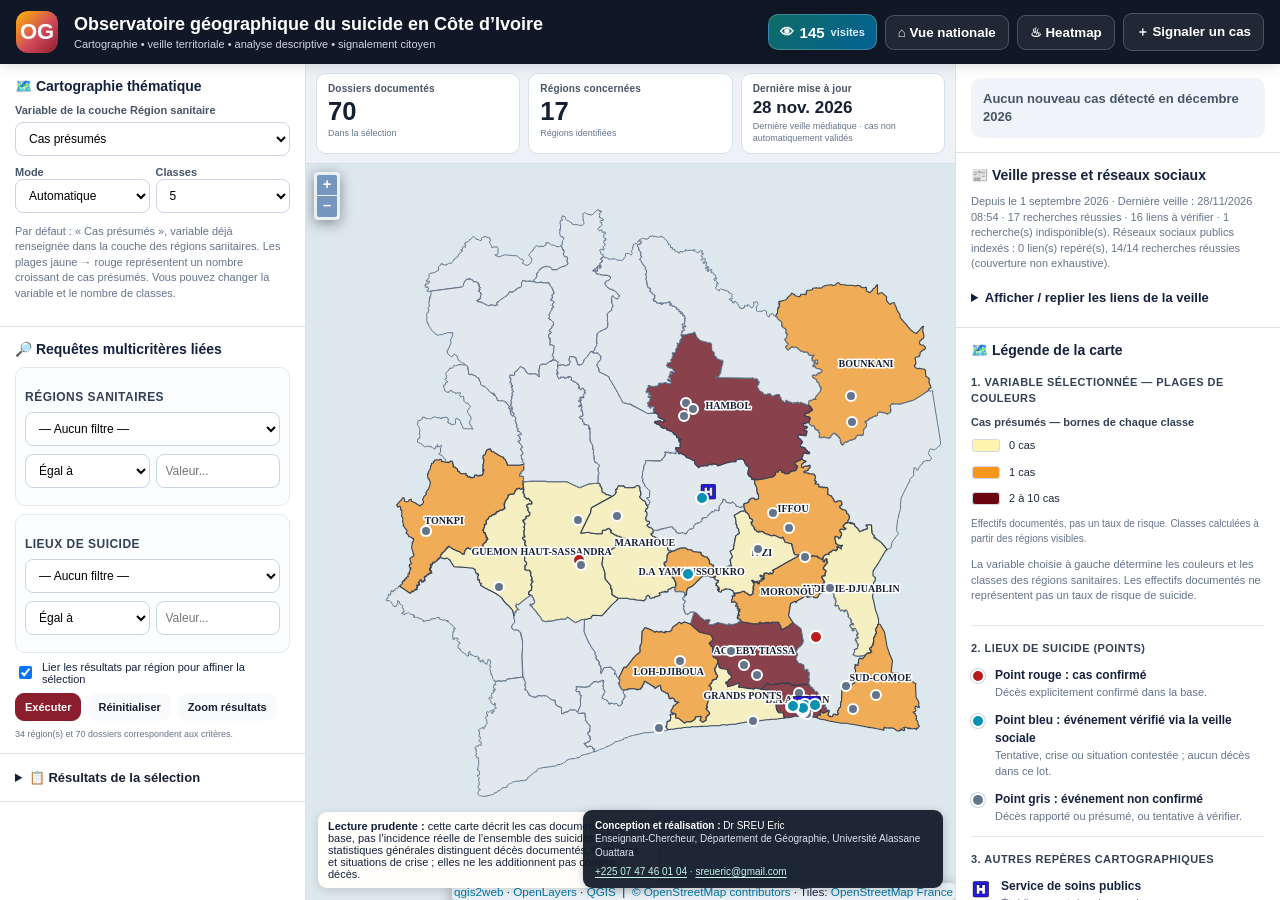
<file: index.html>
<!doctype html>
<html lang="fr">
<head>
<meta charset="utf-8"><meta http-equiv="X-UA-Compatible" content="IE=edge"><meta name="viewport" content="width=device-width,initial-scale=1,viewport-fit=cover">
<meta name="description" content="Observatoire géographique du suicide en Côte d'Ivoire : cartographie, analyses spatiales, tableau de bord et signalements.">
<!-- Renseigner le jeton public Cloudflare Web Analytics pour activer le suivi quotidien et par pays. -->
<meta name="cloudflare-web-analytics-token" content="6d1a1b5bb0834b4b9d8b28c06a99ba7d">
<title>Observatoire géographique du suicide en Côte d'Ivoire</title>
<link rel="stylesheet" href="./resources/ol.css"><link rel="stylesheet" href="resources/fontawesome-all.min.css"><link rel="stylesheet" href="./resources/ol-layerswitcher.css"><link rel="stylesheet" href="./resources/qgis2web.css"><link rel="stylesheet" href="./observatoire.css?v=20261126-mobile-1">

<script src="./analytics.js" defer></script>
<style>
@media(max-width:850px){
html,body{overflow-x:hidden!important;overflow-y:auto!important;height:auto!important}
#app,.workspace,.side,.side.right,.map-wrap{height:auto!important;max-height:none!important;min-width:0}
.side,.side.right{overflow:visible!important;flex:none}
.map-wrap{flex:none}
.map-wrap #map{height:60vh!important;height:60svh!important;min-height:280px!important}
.map-confirmed-legend{position:static!important;order:2;width:auto;max-width:none;margin:8px 12px;pointer-events:auto}
.map-badge{order:3}.author-badge{order:4}
.mobile-nav{display:flex;flex-wrap:wrap;gap:6px;padding:8px 12px;background:#fff;border-bottom:1px solid #dbe3ea}
.mobile-nav a{padding:9px;color:#14213d;background:#eef2f7;border-radius:8px;font-size:12px;font-weight:700;text-decoration:none}
.panel{min-width:0;overflow-wrap:anywhere}
.top-actions .visit-counter{display:flex!important;grid-column:1/-1;justify-content:center;visibility:visible!important;min-height:44px}
.top-actions .visit-counter span:last-child{display:inline!important}
#visitCount{display:inline!important;color:#fff;font-size:18px}
.top-actions{min-width:0}

}
@media(min-width:851px){.mobile-nav{display:none}}
</style>
</head>
<body>
<div id="app">
<header class="topbar"><div class="brand-mark">OG</div><div class="brand"><h1>Observatoire géographique du suicide en Côte d’Ivoire</h1><p>Cartographie • veille territoriale • analyse descriptive • signalement citoyen</p></div><div class="top-actions"><div class="visit-counter" title="Nombre de visites enregistrées sur l’Observatoire"><span class="visit-eye">👁</span><span id="visitCount" aria-live="polite">…</span><span>visites</span></div><button id="btnHome">⌂ Vue nationale</button><button id="btnHeat">♨ Heatmap</button><button id="btnReport">＋ Signaler un cas</button></div></header>
<nav class="mobile-nav" aria-label="Navigation mobile"><a href="#map">Carte</a><a href="#mobileFilters">Filtres</a><a href="#newCasesAlert">Nouveaux cas</a><a href="#veilleTitle">Veille</a><a href="#mapLegendTitle">Légende</a><a href="#timelineTitle">Évolution</a><a href="#mobileStats">Statistiques</a><a href="#archivePanel">Archives</a></nav><main class="workspace">
<aside class="side left" id="mobileFilters">
<section class="panel"><h2>🗺️ Cartographie thématique</h2><div class="field-row"><label>Variable de la couche Région sanitaire</label><select id="themeField"></select></div><div class="field-row inline"><div><label>Mode</label><select id="themeMode"><option value="auto">Automatique</option><option value="numeric">Valeurs chiffrées — tons chauds</option><option value="nominal">Valeurs nominales — tons froids</option></select></div><div><label>Classes</label><select id="themeClasses"><option>5</option><option>4</option><option>6</option><option>7</option></select></div></div><p class="muted">Par défaut : « Cas présumés », variable déjà renseignée dans la couche des régions sanitaires. Les plages jaune → rouge représentent un nombre croissant de cas présumés. Vous pouvez changer la variable et le nombre de classes.</p></section>
<section class="panel"><h2>🔎 Requêtes multicritères liées</h2><div class="query-block"><h3>Régions sanitaires</h3><div class="field-row"><select id="qRegionField"></select></div><div class="field-row inline"><select id="qRegionOp"></select><input id="qRegionValue" list="qRegionValues" placeholder="Valeur..."><datalist id="qRegionValues"></datalist></div></div><div class="query-block"><h3>Lieux de suicide</h3><div class="field-row"><select id="qCaseField"></select></div><div class="field-row inline"><select id="qCaseOp"></select><input id="qCaseValue" list="qCaseValues" placeholder="Valeur..."><datalist id="qCaseValues"></datalist></div></div><label class="switchline"><input type="checkbox" id="linkQueries" checked> Lier les résultats par région pour affiner la sélection</label><div class="button-row"><button class="btn primary small" id="runQuery">Exécuter</button><button class="btn ghost small" id="resetQuery">Réinitialiser</button><button class="btn ghost small" id="zoomQuery">Zoom résultats</button></div><div class="footer-note" id="queryInfo">Aucun filtre actif.</div></section>
<details class="panel secondary-details"><summary>📋 Résultats de la sélection</summary><div class="results"><table class="result-table"><thead><tr><th>Lieu</th><th>Région</th><th>Sexe</th><th>Date</th></tr></thead><tbody id="resultBody"></tbody></table></div></details>
</aside>
<section class="map-wrap">
<div class="home-metrics" role="group" aria-label="Chiffres clés de l'observatoire">
  <div class="home-metric" title="Tous les dossiers de la sélection, y compris les archives non géolocalisées.">
    <span class="home-metric-label">Dossiers documentés</span>
    <strong id="homeCases" class="home-metric-number" aria-live="polite">—</strong>
    <small>Dans la sélection</small>
  </div>
  <div class="home-metric" title="Régions renseignées dans les dossiers de la sélection.">
    <span class="home-metric-label">Régions concernées</span>
    <strong id="homeRegions" class="home-metric-number" aria-live="polite">—</strong>
    <small>Régions identifiées</small>
  </div>
  <div class="home-metric home-metric-update">
    <span class="home-metric-label">Dernière mise à jour</span>
    <strong id="homeLastUpdate" class="home-metric-date" aria-live="polite">—</strong>
    <small id="homeLastUpdateDetail">Veille médiatique · non assimilée à une validation</small>
  </div>
</div>
<div id="map"><div id="popup" class="ol-popup"><a href="#" id="popup-closer" class="ol-popup-closer"></a><div id="popup-content"></div></div></div><div id="mapConfirmedLegend" class="map-confirmed-legend" aria-label="Légende des plages de couleurs"></div><div class="map-badge"><b>Lecture prudente :</b> cette carte décrit les cas documentés dans la base, pas l’incidence réelle de l’ensemble des suicides. Les statistiques générales distinguent décès documentés, tentatives et situations de crise ; elles ne les additionnent pas comme décès.</div><div class="author-badge"><b>Conception et réalisation :</b> Dr SREU Eric<br><span>Enseignant-Chercheur, Département de Géographie, Université Alassane Ouattara</span><br><span class="author-contact"><a href="tel:+2250747460104">+225 07 47 46 01 04</a> · <a href="mailto:sreueric@gmail.com">sreueric@gmail.com</a></span></div></section>
<aside class="side right">
<section class="panel additions-panel" aria-label="Nouveaux cas détectés et validés durant le mois">
<button id="newCasesAlert" class="new-cases-alert" type="button" aria-expanded="false" aria-controls="newCasesList">Nouveaux cas</button>
<div id="newCasesList" hidden></div>
</section>
<section class="panel" aria-labelledby="veilleTitle"><h2 id="veilleTitle">📰 Veille presse et réseaux sociaux</h2><p id="veilleEtat" class="muted" role="status">Chargement de la veille…</p><details id="veilleDetails"><summary style="cursor:pointer;font-weight:600;padding:8px 0">Afficher / replier les liens de la veille</summary><div id="veilleLiens" class="veille-list"></div><p class="muted">Veille ciblée sur les suicides et tentatives survenus en Côte d’Ivoire : presse et publications publiques indexées sur Facebook (prioritaire), Instagram et X. Les publications sociales sont des pistes documentaires ; vérifier impérativement que les faits ont eu lieu en Côte d’Ivoire et écarter les doublons avant toute validation. Les contenus privés ou non indexés ne sont pas accessibles.</p></details></section>
<section class="panel" aria-labelledby="mapLegendTitle">
<h2 id="mapLegendTitle">🗺️ Légende de la carte</h2>
<div class="map-legend-section map-legend-primary">
  <h3 class="map-legend-heading">1. Variable sélectionnée — plages de couleurs</h3>
  <div id="themeLegend" aria-live="polite"></div>
  <p class="muted">La variable choisie à gauche détermine les couleurs et les classes des régions sanitaires. Les effectifs documentés ne représentent pas un taux de risque de suicide.</p>
</div>
<div class="map-legend-section">
  <h3 class="map-legend-heading">2. Lieux de suicide (points)</h3>
  <ul class="map-legend-items">
    <li><span aria-hidden="true" class="map-legend-dot" style="background:#b91c1c"></span><span><b>Point rouge : cas confirmé</b><small>Décès explicitement confirmé dans la base.</small></span></li>
    <li><span aria-hidden="true" class="map-legend-dot" style="background:#0891b2"></span><span><b>Point bleu : événement vérifié via la veille sociale</b><small>Tentative, crise ou situation contestée ; aucun décès dans ce lot.</small></span></li>
    <li><span aria-hidden="true" class="map-legend-dot" style="background:#64748b"></span><span><b>Point gris : événement non confirmé</b><small>Décès rapporté ou présumé, ou tentative à vérifier.</small></span></li>
  </ul>
</div>
<div class="map-legend-section">
  <h3 class="map-legend-heading">3. Autres repères cartographiques</h3>
  <ul class="map-legend-items">
    <li><img src="styles/noun_Hospital_8441157.svg" alt="" width="20" height="26"><span><b>Service de soins publics</b><small>Établissement de prise en charge.</small></span></li>
    <li><span aria-hidden="true" class="map-legend-dot" style="background:#7c3aed"></span><span><b>Signalement citoyen</b><small>Information non validée, distincte des événements intégrés.</small></span></li>
    <li><span aria-hidden="true" class="map-legend-polygon"></span><span><b>Région sanitaire</b><small>Polygone coloré selon la variable sélectionnée.</small></span></li>
  </ul>
</div>
<div class="map-legend-section">
  <h3 class="map-legend-heading">4. Densité spatiale (si activée)</h3>
  <div aria-hidden="true" style="height:12px;border-radius:6px;background:linear-gradient(to right,#00f,#0ff,#0f0,#ff0,#f00)"></div>
  <p class="muted">Du bleu au rouge : concentration croissante des points affichés, sans interprétation directe en taux de risque.</p>
  <p class="muted">Les repères approximatifs sont précisés dans les fiches. Les dossiers sans coordonnées ne figurent pas sous forme de points.</p>
</div>
</section>
<section class="panel timeline-panel" aria-labelledby="timelineTitle">
<h2 id="timelineTitle">Évolution mensuelle des cas</h2>
<div class="field-row"><label for="timelineYear">Période de la courbe</label><select id="timelineYear"></select></div>
<p class="muted">Cliquez sur un mois pour filtrer la carte et le tableau de bord. Survolez un point pour voir son effectif.</p>
<div id="timelineScroll" class="timeline-scroll"><div id="timelineChart"></div></div>
<div id="timelineSelection" class="timeline-selection" role="status"></div>
<button id="clearMonth" class="btn ghost small" type="button" hidden>Retirer le filtre mensuel</button>
<p id="timelineNote" class="muted"></p>
<p class="muted">0 signifie aucun cas documenté pour ce mois dans la sélection, pas une absence réelle de suicides. Les dates des faits sont utilisées ; les dates de publication ne les remplacent pas. Pour les archives, certaines dates sont probables ou correspondent à la découverte : consulter leur précision dans les dossiers.</p>
</section>
<section class="panel" id="mobileStats"><h2>📊 Tableau de bord</h2><p id="archiveSummary" class="muted"></p><div class="stat-grid"><div class="stat"><div class="n" id="kpiCases">0</div><div class="l">Événements documentés</div></div><div class="stat"><div class="n" id="kpiRegions">0</div><div class="l">Régions concernées</div></div><div class="stat"><div class="n" id="kpiMale">0</div><div class="l">Hommes</div></div><div class="stat"><div class="n" id="kpiFemale">0</div><div class="l">Femmes</div></div></div></section>
<section class="panel" aria-labelledby="attemptTitle"><h2 id="attemptTitle">Tentatives récentes rapportées par la presse</h2><div class="stat-grid"><div class="stat"><div class="n" id="kpiAttempts">…</div><div class="l">Tentatives à vérifier depuis septembre 2026, hors décès</div></div></div><label class="switchline"><input type="checkbox" id="attemptToggle" checked> Afficher les tentatives sur la carte (même symbole rouge)</label><p id="attemptState" class="muted" role="status">Chargement des tentatives…</p><div id="attemptRows" class="veille-list"></div><p class="muted">Les repères situent la ville à titre indicatif. Ces tentatives sont incluses dans les statistiques générales avec leur statut explicite ; elles ne sont pas comptées comme décès.</p></section>
<section class="panel" aria-labelledby="socialTitle">
<h2 id="socialTitle">🔎 Événements vérifiés issus de la veille sociale</h2>
<div class="stat-grid"><div class="stat"><div class="n" id="kpiSocial">…</div><div class="l">Faits documentés hors décès par suicide</div></div></div>
<label class="switchline"><input type="checkbox" id="socialToggle" checked> Afficher sur la carte (points bleus)</label>
<p id="socialState" class="muted" role="status">Chargement du registre des faits vérifiés…</p>
<details><summary class="muted" style="cursor:pointer;font-weight:700">Afficher les fiches et les localiser</summary><div id="socialRows" class="veille-list"></div></details>
<p class="muted">Faits déclarés vérifiés par le responsable. Les tentatives, situations de crise et intentions contestées restent distinguées des décès. La précision des localisations est détaillée dans chaque fiche ; certaines coordonnées sont fournies directement par le responsable.</p>
<a href="data/evenements_sociaux_valides.geojson" download>Exporter les 7 fiches en GeoJSON</a>
</section>
<section class="panel"><div class="tabs"><button class="tab active" data-tab="region">Par région</button><button class="tab" data-tab="sex">Par sexe</button><button class="tab" data-tab="place">Par lieu</button><button class="tab" data-tab="method">Méthode</button></div><div id="chart"></div></section>
<section class="panel"><h2>🔥 Densité spatiale</h2><label class="switchline"><input type="checkbox" id="heatToggle"> Activer la heatmap des cas affichés</label><div class="field-row inline"><div><label>Rayon</label><input type="range" min="8" max="45" value="24" id="heatRadius"></div><div><label>Flou</label><input type="range" min="5" max="35" value="18" id="heatBlur"></div></div><p class="muted">La heatmap met en évidence les concentrations spatiales. Elle ne doit pas être interprétée comme un taux de risque sans dénominateur de population.</p></section>
<section class="panel"><h2>🏥 Services de soins publics</h2><label class="switchline"><input type="checkbox" id="careToggle" checked> Afficher les services disponibles</label><p class="muted">La couche existante des services de soins est conservée afin d’aider à contextualiser l’offre de prise en charge.</p></section>
<section id="archivePanel" class="panel" aria-labelledby="archiveTitle"><h2 id="archiveTitle">Archives historiques 2010–2013</h2><p class="muted">11 dossiers : 8 décès rapportés ou présumés, dont 1 confirmé par une enquête médico-légale citée ; 2 décès incertains et 1 tentative exclus des statistiques de décès. Tous sont sans coordonnées vérifiées. Les régions sanitaires ne sont pas attribuées.</p><div class="field-row"><label for="archiveYear">Année</label><select id="archiveYear"></select></div><div class="field-row"><label for="archiveStatus">Statut documentaire</label><select id="archiveStatus"></select></div><div class="field-row"><label for="archiveLocality">Ville / département</label><select id="archiveLocality"></select></div><p id="archiveCount" class="muted" role="status"></p><div id="archiveRows"></div><p class="muted">Les dates probables ou de découverte sont signalées dans chaque dossier et utilisées comme telles dans la courbe. Les filtres ci-dessus concernent uniquement les archives ; les requêtes multicritères et le filtre mensuel pilotent le tableau de bord.</p><a href="data/archives-2010-2013.geojson" download>Télécharger les archives GeoJSON</a></section><section class="panel notice"><b>Protection des personnes.</b> L’observatoire ne doit pas publier de noms, numéros de téléphone, adresses précises de domicile ou détails permettant d’identifier une personne. Les signalements doivent être vérifiés avant d’être intégrés à la base officielle.</section>
</aside>
</main></div>

<div class="modal" id="reportModal"><div class="modal-card"><div class="modal-head"><div><b>Signaler une situation de suicide</b><div class="muted">Signalement non validé — destiné à la veille et à la vérification.</div></div><button class="close" id="closeReport">×</button></div><div class="modal-body"><form id="reportForm"><div class="report-grid">
<div class="field-row"><label>Date de la situation *</label><input type="date" name="date" required></div><div class="field-row"><label>Région *</label><select name="region" id="reportRegion" required></select></div>
<div class="field-row"><label>Commune *</label><input name="commune" required placeholder="Ex. Cocody"></div><div class="field-row"><label>Quartier / localité *</label><input name="quartier" required placeholder="Ex. Angré"></div>
<div class="field-row"><label>Sexe</label><select name="sexe"><option value="">Non précisé</option><option>M</option><option>F</option><option>Autre / non précisé</option></select></div><div class="field-row"><label>Âge ou tranche d’âge</label><input name="age" placeholder="Ex. 35 ou 35-59"></div>
<div class="field-row"><label>Type de milieu</label><select name="milieu"><option value="">Non précisé</option><option>Urbain</option><option>Rural</option><option>Semi-urbain</option><option>Interurbain</option></select></div><div class="field-row"><label>Statut du signalement</label><select name="statut"><option>À vérifier</option><option>Rapporté par média</option><option>Rapporté par témoin</option><option>Source institutionnelle</option></select></div>
<div class="field-row full"><label>Informations utiles sur la situation *</label><textarea name="situation" required placeholder="Décrire brièvement les circonstances utiles à la vérification, sans identité personnelle."></textarea></div>
<div class="field-row"><label>Latitude</label><input name="lat" id="reportLat" type="number" step="any" placeholder="Cliquer sur la carte"></div><div class="field-row"><label>Longitude</label><input name="lon" id="reportLon" type="number" step="any" placeholder="Cliquer sur la carte"></div>
<div class="full"><div class="button-row"><button type="button" class="btn teal" id="pickLocation">📍 Choisir le point sur la carte</button><button type="button" class="btn whatsapp" id="sendWhatsApp">📲 Envoyer par WhatsApp</button><button type="button" class="btn email" id="sendEmail">✉️ Envoyer par e-mail</button></div><p class="muted"><b>Destinataire :</b> Dr SREU Eric — WhatsApp : +225 07 47 46 01 04 — E-mail : sreueric@gmail.com. Le signalement est aussi conservé localement dans le navigateur avec le statut « non validé ». L’envoi n’est effectif qu’après confirmation dans WhatsApp ou dans l’application de messagerie de l’utilisateur.</p></div>
</div></form></div></div></div>

<script src="resources/qgis2web_expressions.js"></script><script src="./resources/functions.js"></script><script src="./resources/ol.js"></script><script src="./resources/ol-layerswitcher.js"></script><script src="resources/olms.js"></script>
<script src="layers/REGIONSANITAIRE_1.js"></script><script src="layers/LIEUDESUICIDE_2.js?v=20261124-adzope-1"></script><script src="layers/SERVICESDESOINSPUBLICS_3.js"></script>
<script src="styles/REGIONSANITAIRE_1_style.js"></script><script src="styles/LIEUDESUICIDE_2_style.js"></script><script src="styles/SERVICESDESOINSPUBLICS_3_style.js"></script><script src="./layers/layers.js"></script><script src="./resources/Autolinker.min.js"></script><script src="./resources/qgis2web.js"></script><script src="./dashboard-time.js"></script><script src="./archives-2010-2013.js"></script><script src="./observatoire.js?v=20261120-akan-position-3"></script><script src="./veille.js?v=20261120-veille-territoire-2"></script>
<script>
(function(){
 const el=document.getElementById('visitCount'); if(!el)return;
 const label=el.nextElementSibling, base='https://dmgzthvrgdzzfziiyigj.supabase.co/rest/v1/', apiKey="sb_publishable_wa6R_kFxco_kP47xNW80pA_npMQnTEC";
 const id=crypto.randomUUID(), key='ogs-ci-supabase-total';
 let last=145,busy=false,recorded=false;
 function show(n){if(Number.isSafeInteger(n)&&n>=145){last=Math.max(last,n);el.textContent=last.toLocaleString('fr-FR');label.textContent='visites';try{localStorage.setItem(key,String(last));}catch(e){}}}
 try{show(Number(localStorage.getItem(key)));}catch(e){} show(last);
 async function request(path,options={}){const res=await fetch(base+path,{...options,cache:'no-store',headers:{apikey:apiKey,'Content-Type':'application/json',...options.headers},signal:AbortSignal.timeout(15000)});if(!res.ok)throw Error('HTTP '+res.status);return res;}
 async function refresh(){if(busy)return;busy=true;try{
 if(!recorded){await request('ogs_ci_visit_events?on_conflict=id',{method:'POST',headers:{Prefer:'resolution=ignore-duplicates,return=minimal'},body:JSON.stringify({id})});recorded=true;}
 const res=await request('rpc/ogs_ci_visit_total',{method:'POST',body:'{}'});show(Number(await res.json()));el.parentElement.title='Total cumulé des visites enregistrées';
 }catch(e){el.parentElement.title='Dernier total disponible';console.warn('OGS-CI compteur',e);}finally{busy=false;}}
 refresh();setTimeout(refresh,5000);setInterval(()=>{if(!document.hidden)refresh();},30000);window.addEventListener('online',refresh);document.addEventListener('visibilitychange',()=>{if(!document.hidden)refresh();});
})();
</script>
</body></html>
</file>
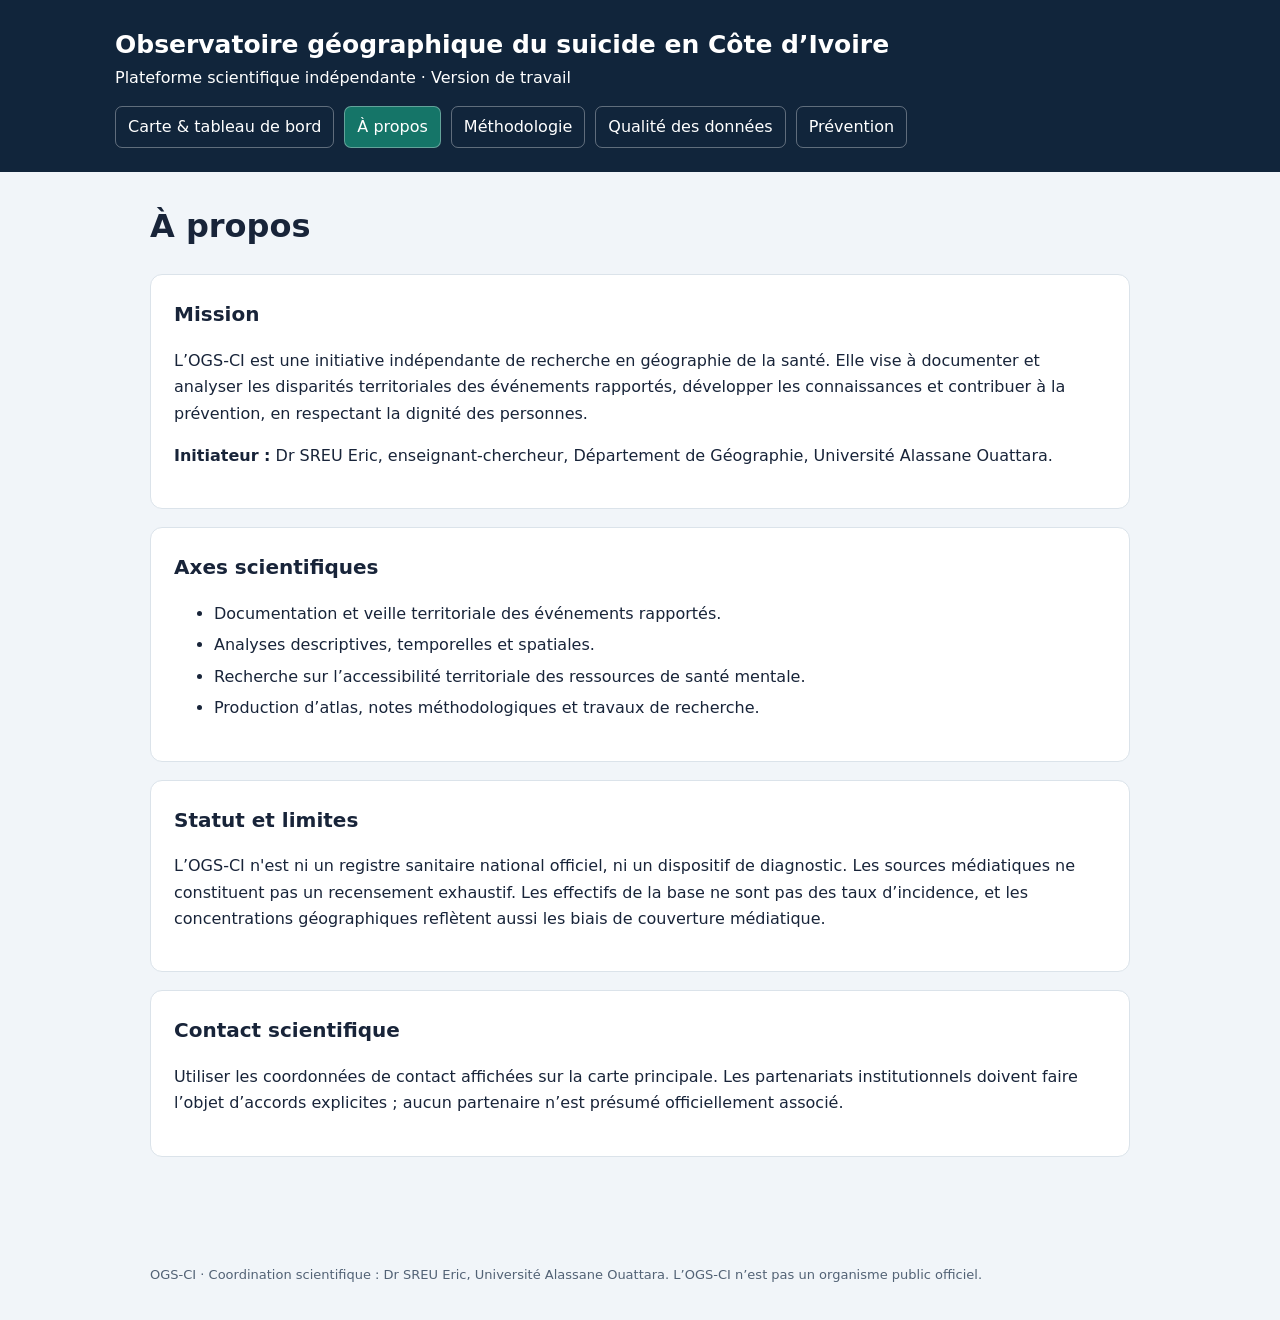
<file: a-propos.html>
<!doctype html><html lang="fr"><head><meta charset="utf-8"><meta name="viewport" content="width=device-width,initial-scale=1"><meta name="description" content="À propos - Observatoire géographique du suicide en Côte d'Ivoire"><style>body{margin:0;background:#f1f5f9;color:#182439;font:16px/1.65 system-ui,Arial,sans-serif}header{background:#11253b;color:#fff;padding:24px max(22px,calc((100% - 1050px)/2))}header h1{margin:0;font-size:25px}nav{display:flex;gap:10px;flex-wrap:wrap;margin-top:14px}nav a{color:white;text-decoration:none;border:1px solid #ffffff55;padding:7px 12px;border-radius:7px}nav a:hover,nav a[aria-current]{background:#157568}main{max-width:980px;margin:28px auto;padding:0 20px 45px}section{background:white;border:1px solid #dbe3ea;border-radius:12px;padding:23px;margin:18px 0}h2{font-size:20px;margin-top:0}h3{font-size:16px}a{color:#075d80}aside{border-left:4px solid #b88324;background:#fffaf0;padding:12px 18px}footer{max-width:980px;margin:0 auto;padding:16px 20px 35px;color:#526275;font-size:13px}.metrics{display:grid;grid-template-columns:repeat(auto-fit,minmax(180px,1fr));gap:12px}.metric{border:1px solid #dce5ed;border-radius:8px;padding:15px;background:#f8fbfd}.metric strong{display:block;font-size:30px}small{color:#576579}li{margin:5px 0}</style><title>À propos | OGS-CI</title></head><body><header><h1>Observatoire géographique du suicide en Côte d’Ivoire</h1><div>Plateforme scientifique indépendante · Version de travail</div><nav aria-label="Navigation principale"><a href="./index.html" >Carte & tableau de bord</a><a href="./a-propos.html" aria-current="page">À propos</a><a href="./methodologie.html" >Méthodologie</a><a href="./qualite.html" >Qualité des données</a><a href="./prevention.html" >Prévention</a></nav></header><main><h1>À propos</h1><section><h2>Mission</h2><p>L’OGS-CI est une initiative indépendante de recherche en géographie de la santé. Elle vise à documenter et analyser les disparités territoriales des événements rapportés, développer les connaissances et contribuer à la prévention, en respectant la dignité des personnes.</p><p><strong>Initiateur :</strong> Dr SREU Eric, enseignant-chercheur, Département de Géographie, Université Alassane Ouattara.</p></section><section><h2>Axes scientifiques</h2><ul><li>Documentation et veille territoriale des événements rapportés.</li><li>Analyses descriptives, temporelles et spatiales.</li><li>Recherche sur l’accessibilité territoriale des ressources de santé mentale.</li><li>Production d’atlas, notes méthodologiques et travaux de recherche.</li></ul></section><section><h2>Statut et limites</h2><p>L’OGS-CI n'est ni un registre sanitaire national officiel, ni un dispositif de diagnostic. Les sources médiatiques ne constituent pas un recensement exhaustif. Les effectifs de la base ne sont pas des taux d’incidence, et les concentrations géographiques reflètent aussi les biais de couverture médiatique.</p></section><section><h2>Contact scientifique</h2><p>Utiliser les coordonnées de contact affichées sur la carte principale. Les partenariats institutionnels doivent faire l’objet d’accords explicites ; aucun partenaire n’est présumé officiellement associé.</p></section></main><footer>OGS-CI · Coordination scientifique : Dr SREU Eric, Université Alassane Ouattara. L’OGS-CI n’est pas un organisme public officiel.</footer></body></html>
</file>
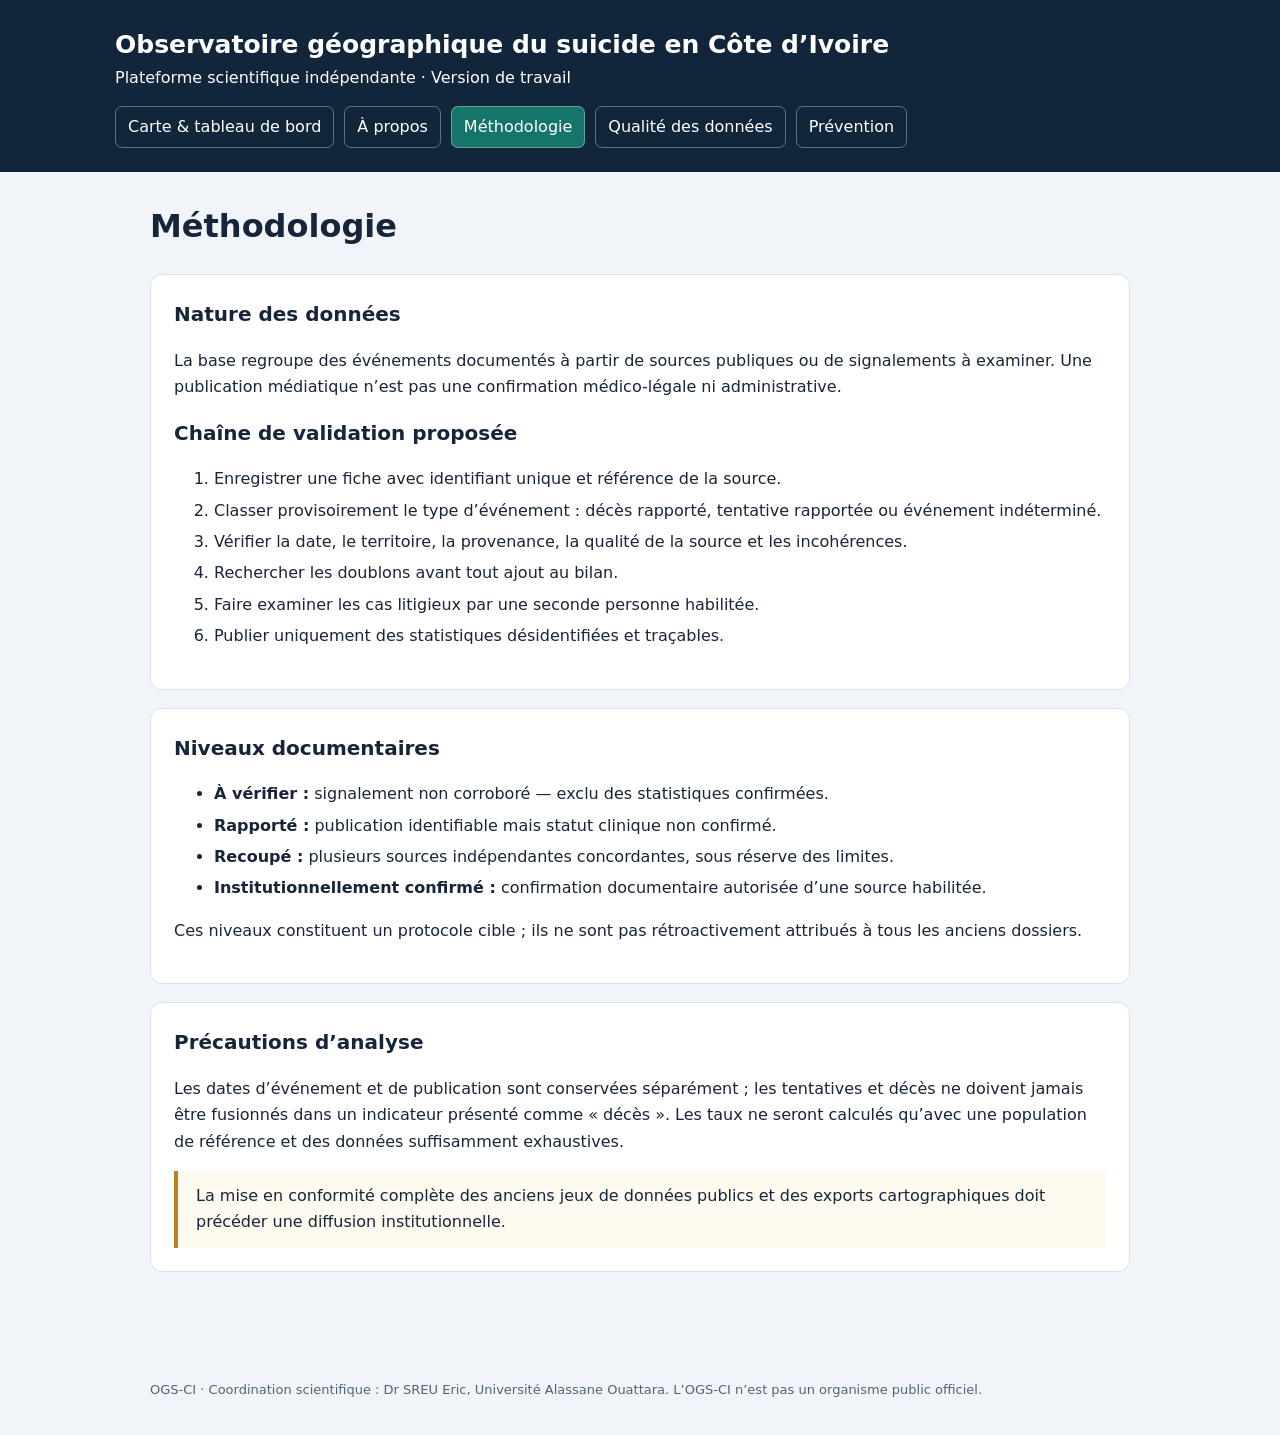
<file: methodologie.html>
<!doctype html><html lang="fr"><head><meta charset="utf-8"><meta name="viewport" content="width=device-width,initial-scale=1"><meta name="description" content="Méthodologie - Observatoire géographique du suicide en Côte d'Ivoire"><style>body{margin:0;background:#f1f5f9;color:#182439;font:16px/1.65 system-ui,Arial,sans-serif}header{background:#11253b;color:#fff;padding:24px max(22px,calc((100% - 1050px)/2))}header h1{margin:0;font-size:25px}nav{display:flex;gap:10px;flex-wrap:wrap;margin-top:14px}nav a{color:white;text-decoration:none;border:1px solid #ffffff55;padding:7px 12px;border-radius:7px}nav a:hover,nav a[aria-current]{background:#157568}main{max-width:980px;margin:28px auto;padding:0 20px 45px}section{background:white;border:1px solid #dbe3ea;border-radius:12px;padding:23px;margin:18px 0}h2{font-size:20px;margin-top:0}h3{font-size:16px}a{color:#075d80}aside{border-left:4px solid #b88324;background:#fffaf0;padding:12px 18px}footer{max-width:980px;margin:0 auto;padding:16px 20px 35px;color:#526275;font-size:13px}.metrics{display:grid;grid-template-columns:repeat(auto-fit,minmax(180px,1fr));gap:12px}.metric{border:1px solid #dce5ed;border-radius:8px;padding:15px;background:#f8fbfd}.metric strong{display:block;font-size:30px}small{color:#576579}li{margin:5px 0}</style><title>Méthodologie | OGS-CI</title></head><body><header><h1>Observatoire géographique du suicide en Côte d’Ivoire</h1><div>Plateforme scientifique indépendante · Version de travail</div><nav aria-label="Navigation principale"><a href="./index.html" >Carte & tableau de bord</a><a href="./a-propos.html" >À propos</a><a href="./methodologie.html" aria-current="page">Méthodologie</a><a href="./qualite.html" >Qualité des données</a><a href="./prevention.html" >Prévention</a></nav></header><main><h1>Méthodologie</h1><section><h2>Nature des données</h2><p>La base regroupe des événements documentés à partir de sources publiques ou de signalements à examiner. Une publication médiatique n’est pas une confirmation médico-légale ni administrative.</p><h2>Chaîne de validation proposée</h2><ol><li>Enregistrer une fiche avec identifiant unique et référence de la source.</li><li>Classer provisoirement le type d’événement : décès rapporté, tentative rapportée ou événement indéterminé.</li><li>Vérifier la date, le territoire, la provenance, la qualité de la source et les incohérences.</li><li>Rechercher les doublons avant tout ajout au bilan.</li><li>Faire examiner les cas litigieux par une seconde personne habilitée.</li><li>Publier uniquement des statistiques désidentifiées et traçables.</li></ol></section><section><h2>Niveaux documentaires</h2><ul><li><strong>À vérifier :</strong> signalement non corroboré — exclu des statistiques confirmées.</li><li><strong>Rapporté :</strong> publication identifiable mais statut clinique non confirmé.</li><li><strong>Recoupé :</strong> plusieurs sources indépendantes concordantes, sous réserve des limites.</li><li><strong>Institutionnellement confirmé :</strong> confirmation documentaire autorisée d’une source habilitée.</li></ul><p>Ces niveaux constituent un protocole cible ; ils ne sont pas rétroactivement attribués à tous les anciens dossiers.</p></section><section><h2>Précautions d’analyse</h2><p>Les dates d’événement et de publication sont conservées séparément ; les tentatives et décès ne doivent jamais être fusionnés dans un indicateur présenté comme « décès ». Les taux ne seront calculés qu’avec une population de référence et des données suffisamment exhaustives.</p><aside>La mise en conformité complète des anciens jeux de données publics et des exports cartographiques doit précéder une diffusion institutionnelle.</aside></section></main><footer>OGS-CI · Coordination scientifique : Dr SREU Eric, Université Alassane Ouattara. L’OGS-CI n’est pas un organisme public officiel.</footer></body></html>
</file>
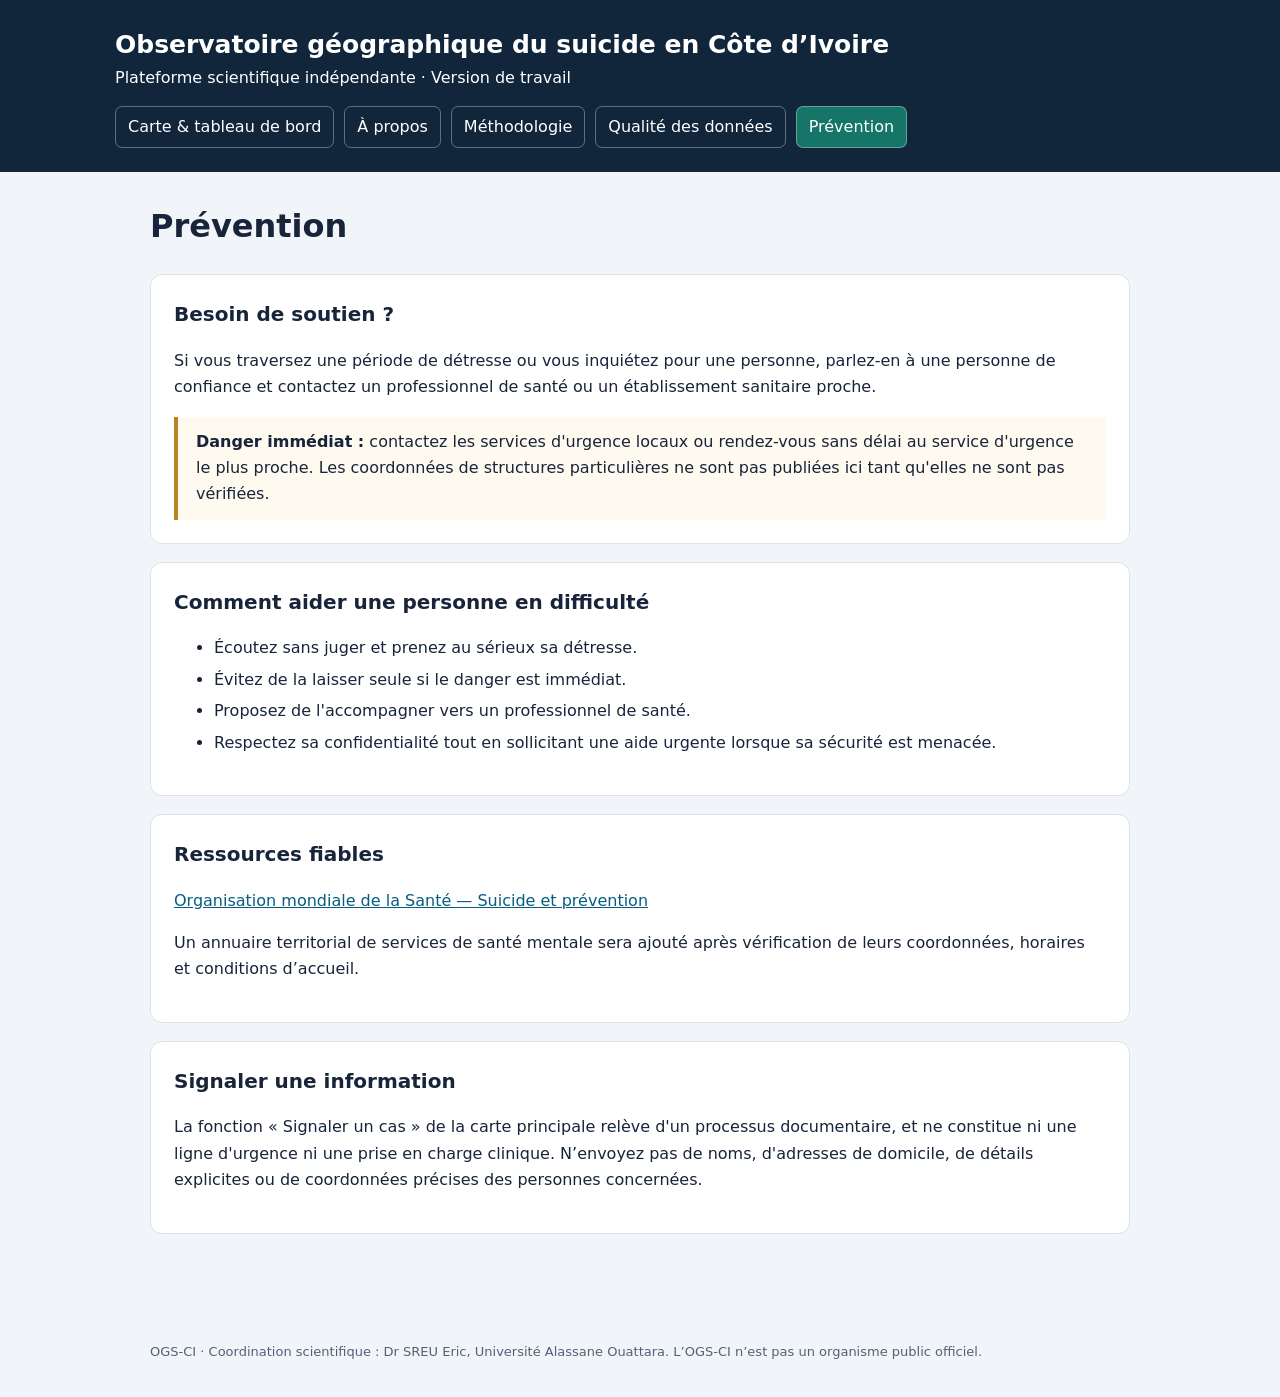
<file: prevention.html>
<!doctype html><html lang="fr"><head><meta charset="utf-8"><meta name="viewport" content="width=device-width,initial-scale=1"><meta name="description" content="Prévention - Observatoire géographique du suicide en Côte d'Ivoire"><style>body{margin:0;background:#f1f5f9;color:#182439;font:16px/1.65 system-ui,Arial,sans-serif}header{background:#11253b;color:#fff;padding:24px max(22px,calc((100% - 1050px)/2))}header h1{margin:0;font-size:25px}nav{display:flex;gap:10px;flex-wrap:wrap;margin-top:14px}nav a{color:white;text-decoration:none;border:1px solid #ffffff55;padding:7px 12px;border-radius:7px}nav a:hover,nav a[aria-current]{background:#157568}main{max-width:980px;margin:28px auto;padding:0 20px 45px}section{background:white;border:1px solid #dbe3ea;border-radius:12px;padding:23px;margin:18px 0}h2{font-size:20px;margin-top:0}h3{font-size:16px}a{color:#075d80}aside{border-left:4px solid #b88324;background:#fffaf0;padding:12px 18px}footer{max-width:980px;margin:0 auto;padding:16px 20px 35px;color:#526275;font-size:13px}.metrics{display:grid;grid-template-columns:repeat(auto-fit,minmax(180px,1fr));gap:12px}.metric{border:1px solid #dce5ed;border-radius:8px;padding:15px;background:#f8fbfd}.metric strong{display:block;font-size:30px}small{color:#576579}li{margin:5px 0}</style><title>Prévention | OGS-CI</title></head><body><header><h1>Observatoire géographique du suicide en Côte d’Ivoire</h1><div>Plateforme scientifique indépendante · Version de travail</div><nav aria-label="Navigation principale"><a href="./index.html" >Carte & tableau de bord</a><a href="./a-propos.html" >À propos</a><a href="./methodologie.html" >Méthodologie</a><a href="./qualite.html" >Qualité des données</a><a href="./prevention.html" aria-current="page">Prévention</a></nav></header><main><h1>Prévention</h1><section><h2>Besoin de soutien ?</h2><p>Si vous traversez une période de détresse ou vous inquiétez pour une personne, parlez-en à une personne de confiance et contactez un professionnel de santé ou un établissement sanitaire proche.</p><aside><strong>Danger immédiat :</strong> contactez les services d'urgence locaux ou rendez-vous sans délai au service d'urgence le plus proche. Les coordonnées de structures particulières ne sont pas publiées ici tant qu'elles ne sont pas vérifiées.</aside></section><section><h2>Comment aider une personne en difficulté</h2><ul><li>Écoutez sans juger et prenez au sérieux sa détresse.</li><li>Évitez de la laisser seule si le danger est immédiat.</li><li>Proposez de l'accompagner vers un professionnel de santé.</li><li>Respectez sa confidentialité tout en sollicitant une aide urgente lorsque sa sécurité est menacée.</li></ul></section><section><h2>Ressources fiables</h2><p><a href="https://www.who.int/fr/health-topics/suicide" rel="noopener noreferrer" target="_blank">Organisation mondiale de la Santé — Suicide et prévention</a></p><p>Un annuaire territorial de services de santé mentale sera ajouté après vérification de leurs coordonnées, horaires et conditions d’accueil.</p></section><section><h2>Signaler une information</h2><p>La fonction « Signaler un cas » de la carte principale relève d'un processus documentaire, et ne constitue ni une ligne d'urgence ni une prise en charge clinique. N’envoyez pas de noms, d'adresses de domicile, de détails explicites ou de coordonnées précises des personnes concernées.</p></section></main><footer>OGS-CI · Coordination scientifique : Dr SREU Eric, Université Alassane Ouattara. L’OGS-CI n’est pas un organisme public officiel.</footer></body></html>
</file>
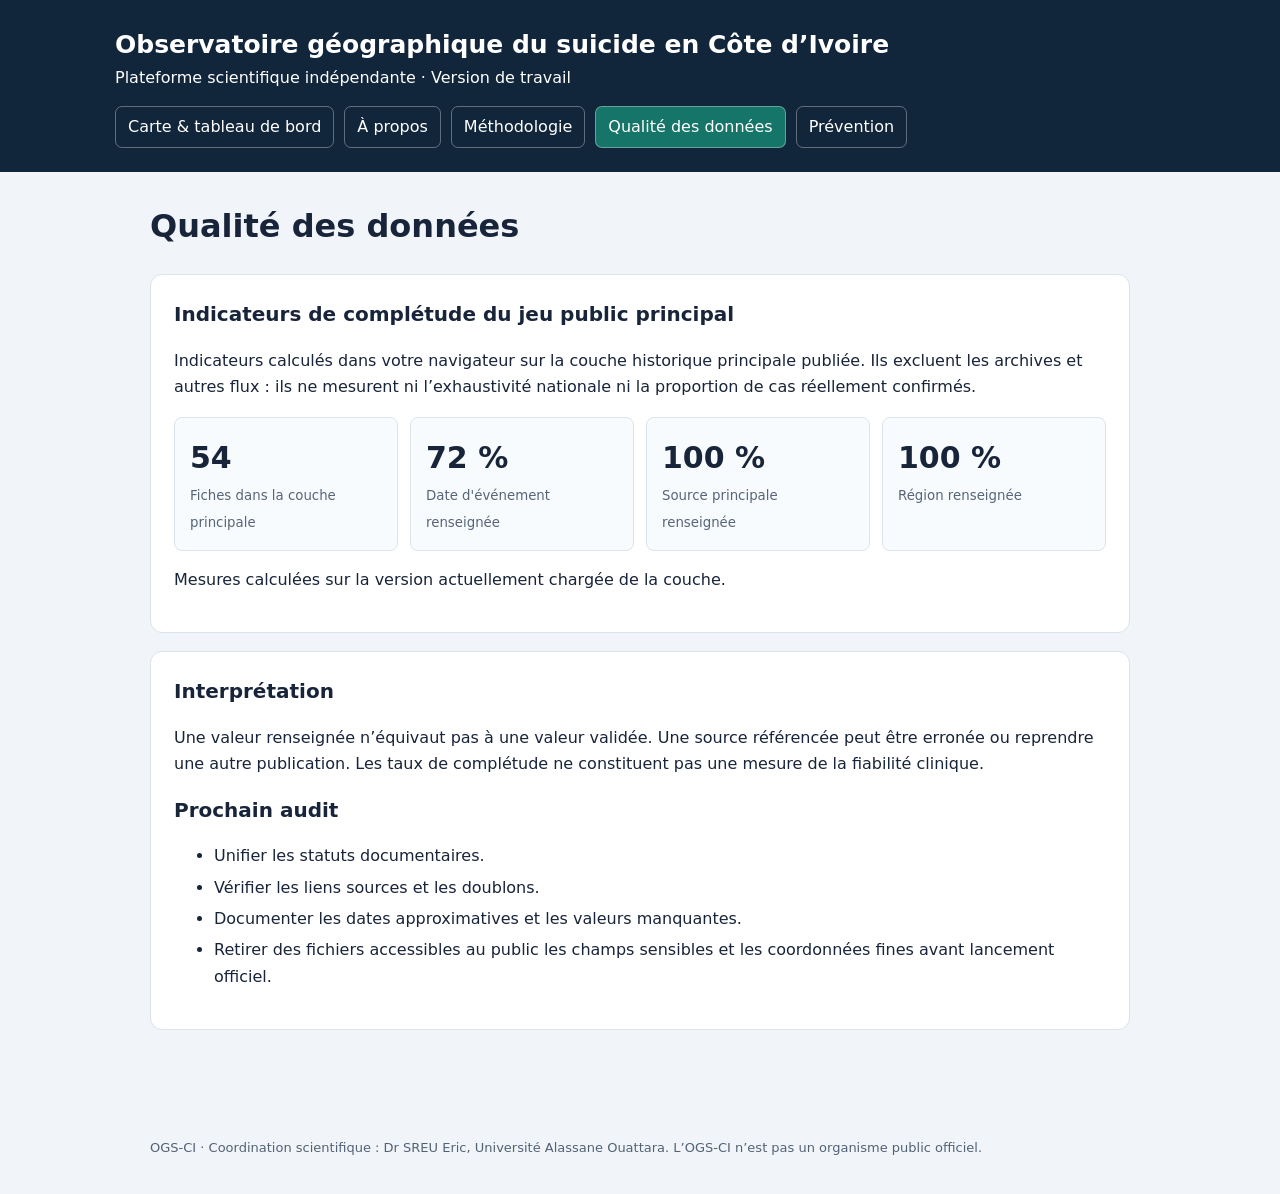
<file: qualite.html>
<!doctype html><html lang="fr"><head><meta charset="utf-8"><meta name="viewport" content="width=device-width,initial-scale=1"><meta name="description" content="Qualité des données - Observatoire géographique du suicide en Côte d'Ivoire"><style>body{margin:0;background:#f1f5f9;color:#182439;font:16px/1.65 system-ui,Arial,sans-serif}header{background:#11253b;color:#fff;padding:24px max(22px,calc((100% - 1050px)/2))}header h1{margin:0;font-size:25px}nav{display:flex;gap:10px;flex-wrap:wrap;margin-top:14px}nav a{color:white;text-decoration:none;border:1px solid #ffffff55;padding:7px 12px;border-radius:7px}nav a:hover,nav a[aria-current]{background:#157568}main{max-width:980px;margin:28px auto;padding:0 20px 45px}section{background:white;border:1px solid #dbe3ea;border-radius:12px;padding:23px;margin:18px 0}h2{font-size:20px;margin-top:0}h3{font-size:16px}a{color:#075d80}aside{border-left:4px solid #b88324;background:#fffaf0;padding:12px 18px}footer{max-width:980px;margin:0 auto;padding:16px 20px 35px;color:#526275;font-size:13px}.metrics{display:grid;grid-template-columns:repeat(auto-fit,minmax(180px,1fr));gap:12px}.metric{border:1px solid #dce5ed;border-radius:8px;padding:15px;background:#f8fbfd}.metric strong{display:block;font-size:30px}small{color:#576579}li{margin:5px 0}</style><title>Qualité des données | OGS-CI</title></head><body><header><h1>Observatoire géographique du suicide en Côte d’Ivoire</h1><div>Plateforme scientifique indépendante · Version de travail</div><nav aria-label="Navigation principale"><a href="./index.html" >Carte & tableau de bord</a><a href="./a-propos.html" >À propos</a><a href="./methodologie.html" >Méthodologie</a><a href="./qualite.html" aria-current="page">Qualité des données</a><a href="./prevention.html" >Prévention</a></nav></header><main><h1>Qualité des données</h1><section><h2>Indicateurs de complétude du jeu public principal</h2><p>Indicateurs calculés dans votre navigateur sur la couche historique principale publiée. Ils excluent les archives et autres flux : ils ne mesurent ni l’exhaustivité nationale ni la proportion de cas réellement confirmés.</p><div class="metrics"><div class="metric"><strong id="total">—</strong><small>Fiches dans la couche principale</small></div><div class="metric"><strong id="dates">—</strong><small>Date d'événement renseignée</small></div><div class="metric"><strong id="sources">—</strong><small>Source principale renseignée</small></div><div class="metric"><strong id="regions">—</strong><small>Région renseignée</small></div></div><p id="qualityState" role="status">Calcul en cours…</p></section><section><h2>Interprétation</h2><p>Une valeur renseignée n’équivaut pas à une valeur validée. Une source référencée peut être erronée ou reprendre une autre publication. Les taux de complétude ne constituent pas une mesure de la fiabilité clinique.</p><h2>Prochain audit</h2><ul><li>Unifier les statuts documentaires.</li><li>Vérifier les liens sources et les doublons.</li><li>Documenter les dates approximatives et les valeurs manquantes.</li><li>Retirer des fichiers accessibles au public les champs sensibles et les coordonnées fines avant lancement officiel.</li></ul></section></main><footer>OGS-CI · Coordination scientifique : Dr SREU Eric, Université Alassane Ouattara. L’OGS-CI n’est pas un organisme public officiel.</footer><script src="./layers/LIEUDESUICIDE_2.js"></script><script>(function(){const state=document.getElementById('qualityState');try{const f=window.json_LIEUDESUICIDE_2?.features;if(!Array.isArray(f))throw Error('Couche indisponible');const present=x=>x!==null&&x!==undefined&&String(x).trim()!=='';document.getElementById('total').textContent=f.length.toLocaleString('fr-FR');for(const [id,key] of [['dates','date_evene'],['sources','source_pri'],['regions','REGION']]){const n=f.filter(x=>present(x.properties?.[key])).length;document.getElementById(id).textContent=f.length?Math.round(100*n/f.length)+' %':'—';}state.textContent='Mesures calculées sur la version actuellement chargée de la couche.';}catch(e){state.textContent='Indicateurs indisponibles : impossible de charger la couche.';}})();</script></body></html>
</file>
<file: resources/ol.css>
.ol-box{box-sizing:border-box;border-radius:2px;border:2px solid #00f}.ol-mouse-position{top:8px;right:8px;position:absolute}.ol-scale-line{background:rgba(0,60,136,.3);border-radius:4px;bottom:8px;left:8px;padding:2px;position:absolute}.ol-scale-line-inner{border:1px solid #eee;border-top:none;color:#eee;font-size:10px;text-align:center;margin:1px;will-change:contents,width;transition:all .25s}.ol-scale-bar{position:absolute;bottom:8px;left:8px}.ol-scale-step-marker{width:1px;height:15px;background-color:#000;float:right;z-Index:10}.ol-scale-step-text{position:absolute;bottom:-5px;font-size:12px;z-Index:11;color:#000;text-shadow:-2px 0 #fff,0 2px #fff,2px 0 #fff,0 -2px #fff}.ol-scale-text{position:absolute;font-size:14px;text-align:center;bottom:25px;color:#000;text-shadow:-2px 0 #fff,0 2px #fff,2px 0 #fff,0 -2px #fff}.ol-scale-singlebar{position:relative;height:10px;z-Index:9;box-sizing:border-box;border:1px solid #000}.ol-unsupported{display:none}.ol-unselectable,.ol-viewport{-webkit-touch-callout:none;-webkit-user-select:none;-moz-user-select:none;-ms-user-select:none;user-select:none;-webkit-tap-highlight-color:transparent}.ol-selectable{-webkit-touch-callout:default;-webkit-user-select:text;-moz-user-select:text;-ms-user-select:text;user-select:text}.ol-grabbing{cursor:-webkit-grabbing;cursor:-moz-grabbing;cursor:grabbing}.ol-grab{cursor:move;cursor:-webkit-grab;cursor:-moz-grab;cursor:grab}.ol-control{position:absolute;background-color:rgba(255,255,255,.4);border-radius:4px;padding:2px}.ol-control:hover{background-color:rgba(255,255,255,.6)}.ol-zoom{top:.5em;left:.5em}.ol-rotate{top:.5em;right:.5em;transition:opacity .25s linear,visibility 0s linear}.ol-rotate.ol-hidden{opacity:0;visibility:hidden;transition:opacity .25s linear,visibility 0s linear .25s}.ol-zoom-extent{top:4.643em;left:.5em}.ol-full-screen{right:.5em;top:.5em}.ol-control button{display:block;margin:1px;padding:0;color:#fff;font-size:1.14em;font-weight:700;text-decoration:none;text-align:center;height:1.375em;width:1.375em;line-height:.4em;background-color:rgba(0,60,136,.5);border:none;border-radius:2px}.ol-control button::-moz-focus-inner{border:none;padding:0}.ol-zoom-extent button{line-height:1.4em}.ol-compass{display:block;font-weight:400;font-size:1.2em;will-change:transform}.ol-touch .ol-control button{font-size:1.5em}.ol-touch .ol-zoom-extent{top:5.5em}.ol-control button:focus,.ol-control button:hover{text-decoration:none;background-color:rgba(0,60,136,.7)}.ol-zoom .ol-zoom-in{border-radius:2px 2px 0 0}.ol-zoom .ol-zoom-out{border-radius:0 0 2px 2px}.ol-attribution{text-align:right;bottom:.5em;right:.5em;max-width:calc(100% - 1.3em)}.ol-attribution ul{margin:0;padding:0 .5em;color:#000;text-shadow:0 0 2px #fff}.ol-attribution li{display:inline;list-style:none}.ol-attribution li:not(:last-child):after{content:" "}.ol-attribution img{max-height:2em;max-width:inherit;vertical-align:middle}.ol-attribution button,.ol-attribution ul{display:inline-block}.ol-attribution.ol-collapsed ul{display:none}.ol-attribution:not(.ol-collapsed){background:rgba(255,255,255,.8)}.ol-attribution.ol-uncollapsible{bottom:0;right:0;border-radius:4px 0 0}.ol-attribution.ol-uncollapsible img{margin-top:-.2em;max-height:1.6em}.ol-attribution.ol-uncollapsible button{display:none}.ol-zoomslider{top:4.5em;left:.5em;height:200px}.ol-zoomslider button{position:relative;height:10px}.ol-touch .ol-zoomslider{top:5.5em}.ol-overviewmap{left:.5em;bottom:.5em}.ol-overviewmap.ol-uncollapsible{bottom:0;left:0;border-radius:0 4px 0 0}.ol-overviewmap .ol-overviewmap-map,.ol-overviewmap button{display:inline-block}.ol-overviewmap .ol-overviewmap-map{border:1px solid #7b98bc;height:150px;margin:2px;width:150px}.ol-overviewmap:not(.ol-collapsed) button{bottom:1px;left:2px;position:absolute}.ol-overviewmap.ol-collapsed .ol-overviewmap-map,.ol-overviewmap.ol-uncollapsible button{display:none}.ol-overviewmap:not(.ol-collapsed){background:rgba(255,255,255,.8)}.ol-overviewmap-box{border:2px dotted rgba(0,60,136,.7)}.ol-overviewmap .ol-overviewmap-box:hover{cursor:move}
/*# sourceMappingURL=ol.css.map */
</file>
<file: resources/ol-layerswitcher.css>
.layer-switcher {
  position: absolute;
  top: 3.5em;
  right: 0.5em;
  text-align: left;
}

.layer-switcher .panel {
  margin: 0;
  border: 4px solid #eee;
  border-radius: 4px;
  background-color: white;
  display: none;
  max-height: inherit;
  height: 100%;
  box-sizing: border-box;
  overflow-y: auto;
}

.layer-switcher button {
  float: right;
  z-index: 1;
  width: 38px;
  height: 38px;
  background-image: url('[data-uri]')
    /*logo.png*/;
  background-repeat: no-repeat;
  background-position: 2px;
  background-color: white;
  color: black;
  border: none;
}

.layer-switcher button:focus,
.layer-switcher button:hover {
  background-color: white;
}

.layer-switcher.shown {
  overflow-y: hidden;
  display: flex;
  flex-direction: column;
  max-height: calc(100% - 5.5em);
}

.layer-switcher.shown.ol-control {
  background-color: transparent;
}

.layer-switcher.shown.ol-control:hover {
  background-color: transparent;
}
.layer-switcher.shown .panel {
  display: block;
}

.layer-switcher.shown button {
  display: none;
}

.layer-switcher.shown.layer-switcher-activation-mode-click > button {
  display: block;
  background-image: unset;
  right: 2px;
  position: absolute;
  background-color: #eee;
  margin: 1px;
}

.layer-switcher.shown button:focus,
.layer-switcher.shown button:hover {
  background-color: #fafafa;
}

.layer-switcher ul {
  list-style: none;
  margin: 1.6em 0.4em;
  padding-left: 0;
}
.layer-switcher ul ul {
  padding-left: 1.2em;
  margin: 0.1em 0 0 0;
}
.layer-switcher li.group + li.group {
  margin-top: 0.4em;
}
.layer-switcher li.group + li.layer-switcher-base-group {
}

.layer-switcher li.group > label {
  font-weight: bold;
}

.layer-switcher.layer-switcher-group-select-style-none li.group > label {
  padding-left: 1.2em;
}

.layer-switcher li {
  position: relative;
  margin-top: 0.3em;
}

.layer-switcher li input {
  position: absolute;
  left: 1.2em;
  height: 1em;
  width: 1em;
  font-size: 1em;
}
.layer-switcher li label {
  padding-left: 2.7em;
  padding-right: 1.2em;
  display: inline-block;
  margin-top: 1px;
}

.layer-switcher label.disabled {
  opacity: 0.4;
}

.layer-switcher input {
  margin: 0px;
}

.layer-switcher.touch ::-webkit-scrollbar {
  width: 4px;
}

.layer-switcher.touch ::-webkit-scrollbar-track {
  -webkit-box-shadow: inset 0 0 6px rgba(0, 0, 0, 0.3);
  border-radius: 10px;
}

.layer-switcher.touch ::-webkit-scrollbar-thumb {
  border-radius: 10px;
  -webkit-box-shadow: inset 0 0 6px rgba(0, 0, 0, 0.5);
}

li.layer-switcher-base-group > label {
  padding-left: 1.2em;
}

.layer-switcher .group button {
  position: absolute;
  left: 0;
  display: inline-block;
  vertical-align: top;
  float: none;
  font-size: 1em;
  width: 1em;
  height: 1em;
  margin: 0;
  background-position: center 2px;
  background-image: url('[data-uri]');
  -webkit-transition: -webkit-transform 0.2s ease-in-out;
  -ms-transition: -ms-transform 0.2s ease-in-out;
  transition: transform 0.2s ease-in-out;
}

.layer-switcher .group.layer-switcher-close button {
  transform: rotate(-90deg);
  -webkit-transform: rotate(-90deg);
}

.layer-switcher .group.layer-switcher-fold.layer-switcher-close > ul {
  overflow: hidden;
  height: 0;
}

/*layerswitcher on the right*/
.layer-switcher.shown.layer-switcher-activation-mode-click {
  padding-left: 34px;
}
.layer-switcher.shown.layer-switcher-activation-mode-click > button {
  left: 0;
  border-right: 0;
}

/*layerswitcher on the left*/
/*
.layer-switcher.shown.layer-switcher-activation-mode-click {
  padding-right: 34px;
}
.layer-switcher.shown.layer-switcher-activation-mode-click > button {
  right: 0;
  border-left: 0;
}
*/
</file>
<file: resources/qgis2web.css>
html, body {
    height: 100%;
    padding: 0;
    margin: 0;
    font-family: sans-serif;
    font-size: small;
}


#map {
    width: 100%;
    height: 100%;
}

.ol-control {
	clear: both;
	box-shadow: 0 3px 14px rgba(0, 0, 0, 0.4);
}

.ol-selectable {
	z-index: 3;
}

.ol-popup {
    display: none;
    position: absolute;
    background-color: white;
    padding: 15px;
	border-radius: 10px;
    bottom: 10px;
    left: 50%;
    transform: translateX(-50%);
	box-shadow: 0 3px 14px rgba(0,0,0,0.4);
}

.ol-popup:after, .ol-popup:before {
    top: 100%;
    border: solid transparent;
    content: " ";
    position: absolute;
}

.ol-popup:after {
    border-top-color: white;
    border-width: 10px;
    left: 50%;
    margin-left: -10px;
}

.ol-popup:before {
    border-top-color: #cccccc;
    border-width: 11px;
    left: 50%;
    margin-left: -11px;
}

.ol-popup-closer {
	text-decoration: none;
    position: absolute;
    top: 4px;
    right: 4px;
    text-align: center;
    width: 19px;
    color: #999;
    font-family: cursive;
    font-weight: bold;
}

.ol-popup-closer:after {
    content: "X";
}

#popup-content {
	font-size: 12px;
    line-height: 1.2;
    margin-top: 5px;
	max-height: 70vh;
	max-width: 70vw;
	overflow: auto;
}

#popup-content ul {
    list-style-type: none;
    padding-left: 0;
	margin: unset;
}

#popup-content li {
    margin-bottom:0.25em;
}

#popup-content>ul>li>a {
    position: relative;
    display: block;
    padding: 2px;
    border-bottom: 1px solid #666;
    font-size: 12.5px;
}

#popup-content>table {
    font-size: 11.4px;
}

.roller-switcher {
	background-image: url(lds-roller.gif);
	background-size: contain;
	height: 19px;
	width: 19px;
	display: inline-block;
}

th, td {
    vertical-align: top;
    text-align: left;
	color: #333;
}

th {
	min-width: 100px;
}
td {
	min-width: 100px;
}

td img {
	max-height: 50vh!important;
	max-width: 50vw!important;
}

td video {
	max-height: 50vh!important;
	max-width: 50vw!important;
}

.ol-overlaycontainer-stopevent #top-right-container .layer-switcher:hover ~ .ol-overlaycontainer-stopevent .ol-overlay-container .ol-popup {
    display: none!important;
}


#top-left-container {
    position: absolute;
    left: 0;
    top: 0;
}
#bottom-left-container {
    position: absolute;
    left: 0;
    bottom: 0;
}
#top-right-container {
    position: absolute;
    right: 0;
    top: 0;
    display: contents;
}
#bottom-right-container {
    position: absolute;
    right: 0;
    bottom: 0;
}

.top-left-title, .top-left-abstract  {
    position: relative;
    float: left;
    margin-top: 8px;
    margin-left: 8px;
}
.bottom-left-title, .bottom-left-abstract  {
    position: relative;
    float: left;
    margin-bottom: 8px;
    margin-left: 8px;
}
.top-right-title, .top-right-abstract  {
    position: relative;
    float: right;
    margin-top: 8px;
    margin-right: 8px;
}
.bottom-right-title, .bottom-right-abstract  {
    position: relative;
    float: right;
    margin-bottom: 8px;
    margin-right: 8px;
}


.project-title  {
    margin: 1px;
    padding: 5px;
}

#abstract {
    max-width: 30%;
}
.ol-touch #abstract {
    max-width: 50%;
}

.project-abstract {
    font: bold 18px 'Lucida Console', Monaco, monospace;
    width: 20px;
    height: 20px;
    display: block;
    text-align: center;
    cursor: pointer;
    padding: 3px;
    
}

.project-abstract-uncollapsed {
    width: auto;
    height: auto;
    display: block;
    padding: 3px;
    cursor: default;
    margin: 1px;
}


.ol-zoom {
	position: relative;
    float: left;
    top: unset;
    left: unset;
    margin-top: 8px;
    margin-left: 8px;
}


/* measurement */
.measure-control {
	position: relative;
    float: left;
    top: unset !important;
    left: unset !important;
    margin-top: 8px;
    margin-left: 8px;
	display: flex;
}

.tooltip {
    position: relative;
    background: rgba(0, 0, 0, 0.5);
    border-radius: 4px;
    color: white;
    padding: 4px 8px;
    opacity: 0.7;
    white-space: nowrap;
  }
  .tooltip-measure {
    opacity: 1;
    font-weight: bold;
  }
  .tooltip-static {
    background-color: #ffcc33;
    color: black;
    border: 1px solid white;
  }
  .tooltip-measure:before,
  .tooltip-static:before {
    border-top: 6px solid rgba(0, 0, 0, 0.5);
    border-right: 6px solid transparent;
    border-left: 6px solid transparent;
    content: "";
    position: absolute;
    bottom: -6px;
    margin-left: -7px;
    left: 50%;
  }
  .tooltip-static:before {
    border-top-color: #ffcc33;
  }
  .ol-touch .measure-control {
    top: 130px;
  }
  .measure-control label {
    padding: 1px;
    padding-right: 4px;
  }


 .geolocate {
 position: relative !important;
 float: left;
 top: unset !important;
 left: unset !important;
 margin-top: 8px;
 margin-left: 8px;
}


.ol-geocoder.gcd-gl-container {
    position: relative !important;
    float: left !important;
    top: unset;
    left: unset;
	margin-top: 8px;
    margin-left: 8px;
    clear: both;
}
.gcd-gl-control {
	position: relative !important;
}
.gcd-gl-control button:after{
	display: none;
}

.search-layer {
	position: relative !important;
    float: left;
    top: unset !important;
    left: unset !important;
    margin-top: 8px;
    margin-left: 8px;
}

.search-layer-input-search {
    width: 144px;
    top: 3px;
    padding: 3px;
}

.search-layer-input-search:after{
    left: 27px;
    width: 139px;
    top: 0px;
    padding: 4px;
    border: 3px solid rgba(255,255,255,.4) !important;
}

.ol-scale-line {
    background: none !important;
    position: relative;
    float: left;
    bottom: unset;
    left: unset;
    margin-bottom: 8px;
    margin-left: 8px;
}
.ol-scale-line-inner {
    border: 2px solid ;
    border-top: none ;
    background: rgba(255, 255, 255, 0.5);
    color: black;
	margin: unset;
}

.layer-switcher {
    position: relative;
    float: right;
    top: unset;
    right: 0;
    bottom: unset!important;
    margin-top: 8px;
    margin-right: 8px;
	padding: 3px;
	background-color: rgba(255,255,255,.4)!important;
}

.layer-switcher:hover{
	background-color: rgba(255, 255, 255, .6)!important;
}

.layer-switcher .panel {
	border: unset;
	border-radius: unset;
    float: right;
    width: fit-content;
	margin: 1px;
	max-height: calc(100vh - 200px);
    box-sizing: unset;
}

.layer-switcher.shown{
    align-items: flex-end;
}

.layer-switcher.shown.layer-switcher-activation-mode-click > button {
    position: relative;
	border-radius: 5px;
	font-size: x-large;
	font-family: serif;
    z-index: 2;
}

.layer-switcher img {
    max-width: 22px;
    max-height: 22px;
}


.ol-attribution {
	display: none;
}
.bottom-attribution {
	float: right;
	position: relative;
	display: flex;
    font-size: 0.9rem;
	}
.bottom-attribution a {
	color:#0078A8;
    text-decoration: none;
	}
.bottom-attribution a:hover {
    text-decoration: underline;
    }
.bottom-attribution button {
	display: none;
	}
.bottom-attribution ul {
	padding: unset;
	margin: unset;
	display: flex;
	list-style: none;
	} 	
.bottom-attribution > li {
	padding-left: 8px !important;
	list-style: none;	
	}

.fa-exclamation-triangle {
    color: orangered;
	font-size: 15px;
}
</file>
<file: observatoire.css>
:root{--ink:#14213d;--muted:#64748b;--panel:#ffffff;--line:#dbe3ea;--brand:#8b1e2d;--brand2:#d1495b;--accent:#0f766e;--soft:#f7f9fb;--warn:#fff4e5}
*{box-sizing:border-box}html,body{margin:0;height:100%;font-family:Inter,Segoe UI,Arial,sans-serif;background:#edf2f7;color:var(--ink);overflow:hidden}
#app{display:grid;grid-template-rows:64px 1fr;height:100vh}.topbar{display:flex;align-items:center;gap:16px;padding:8px 16px;background:#101827;color:#fff;box-shadow:0 2px 12px #0002;z-index:20}.brand-mark{width:42px;height:42px;border-radius:12px;background:linear-gradient(135deg,#ffb703,#d1495b 55%,#8b1e2d);display:grid;place-items:center;font-weight:900;font-size:22px}.brand h1{font-size:18px;margin:0}.brand p{font-size:11px;margin:3px 0 0;color:#cbd5e1}.top-actions{margin-left:auto;display:flex;gap:8px;flex-wrap:wrap}.top-actions button,.btn{border:1px solid #ffffff33;background:#fff;color:#172033;border-radius:9px;padding:9px 12px;font-weight:700;cursor:pointer}.top-actions button{background:#ffffff12;color:#fff}.top-actions button:hover,.btn:hover{filter:brightness(.96)}.workspace{display:grid;grid-template-columns:340px minmax(0,1fr) 370px;min-height:0}.side{background:var(--panel);border-right:1px solid var(--line);overflow:auto;z-index:10}.side.right{border-right:0;border-left:1px solid var(--line)}.panel{padding:14px 15px;border-bottom:1px solid var(--line)}.panel h2{font-size:14px;margin:0 0 10px;display:flex;align-items:center;gap:7px}.panel h3{font-size:12px;margin:13px 0 8px;color:#334155;text-transform:uppercase;letter-spacing:.04em}.muted{font-size:11px;color:var(--muted);line-height:1.4}.map-wrap{position:relative;min-width:0;min-height:0}#map{width:100%!important;height:100%!important;background:#dce7ee}.map-badge{position:absolute;left:12px;bottom:12px;z-index:5;background:#fffefa;padding:8px 10px;border-radius:9px;box-shadow:0 2px 10px #0002;font-size:11px;max-width:340px}.field-row{display:grid;grid-template-columns:1fr;gap:6px;margin-bottom:8px}.field-row.inline{grid-template-columns:1fr 1fr}.field-row label{font-size:11px;font-weight:700;color:#475569}.field-row select,.field-row input,.field-row textarea{width:100%;padding:8px 9px;border:1px solid #cbd5e1;border-radius:8px;background:#fff;font:inherit;font-size:12px}.field-row textarea{resize:vertical;min-height:68px}.button-row{display:flex;gap:7px;flex-wrap:wrap}.btn.primary{background:#8b1e2d;color:#fff;border-color:#8b1e2d}.btn.teal{background:#0f766e;color:#fff;border-color:#0f766e}.btn.ghost{background:#f8fafc}.btn.small{padding:7px 9px;font-size:11px}.switchline{display:flex;align-items:center;gap:7px;font-size:11px;margin:8px 0}.legend{display:flex;gap:3px;align-items:center;margin-top:8px}.legend .sw{height:12px;flex:1;border-radius:3px}.legend-labels{display:flex;justify-content:space-between;font-size:10px;color:#64748b}.stat-grid{display:grid;grid-template-columns:1fr 1fr;gap:8px}.stat{background:#f8fafc;border:1px solid #e2e8f0;border-radius:10px;padding:10px}.stat .n{font-size:22px;font-weight:800}.stat .l{font-size:10px;color:#64748b}.chart{display:grid;gap:6px}.barrow{display:grid;grid-template-columns:95px 1fr 30px;gap:6px;align-items:center;font-size:10px}.barlabel{overflow:hidden;text-overflow:ellipsis;white-space:nowrap}.bartrack{height:9px;background:#eef2f6;border-radius:99px;overflow:hidden}.bar{height:100%;background:linear-gradient(90deg,#f4a261,#d1495b);border-radius:99px;min-width:2px}.bar.cool{background:linear-gradient(90deg,#83c5be,#0f766e)}.result-table{width:100%;border-collapse:collapse;font-size:10px}.result-table th,.result-table td{border-bottom:1px solid #e5e7eb;text-align:left;padding:5px 4px;vertical-align:top}.result-table th{position:sticky;top:0;background:#f8fafc}.results{max-height:230px;overflow:auto;border:1px solid #e2e8f0;border-radius:8px}.pill{display:inline-block;padding:3px 7px;border-radius:99px;font-size:9px;font-weight:800}.pill.red{background:#fee2e2;color:#991b1b}.pill.blue{background:#dbeafe;color:#1e40af}.tabs{display:flex;gap:5px;margin-bottom:9px}.tab{flex:1;border:1px solid #dbe3ea;background:#f8fafc;padding:7px;border-radius:8px;font-size:10px;font-weight:800;cursor:pointer}.tab.active{background:#172033;color:white}.query-block{border:1px solid #e2e8f0;background:#fbfdff;border-radius:10px;padding:9px;margin:8px 0}.notice{background:var(--warn);border:1px solid #fed7aa;padding:9px;border-radius:8px;font-size:10px;line-height:1.35}.modal{position:fixed;inset:0;background:#0008;z-index:100;display:none;align-items:center;justify-content:center;padding:20px}.modal.open{display:flex}.modal-card{width:min(720px,95vw);max-height:90vh;overflow:auto;background:#fff;border-radius:14px;box-shadow:0 20px 50px #0005}.modal-head{position:sticky;top:0;background:#fff;padding:14px 16px;border-bottom:1px solid #e2e8f0;display:flex;justify-content:space-between;align-items:center;z-index:2}.modal-body{padding:16px}.close{border:0;background:#f1f5f9;width:32px;height:32px;border-radius:50%;cursor:pointer;font-size:18px}.report-grid{display:grid;grid-template-columns:1fr 1fr;gap:10px}.report-grid .full{grid-column:1/-1}.report-marker{width:12px;height:12px;border-radius:50%;background:#7c3aed;border:2px solid white;box-shadow:0 0 0 2px #7c3aed}.footer-note{font-size:9px;color:#64748b;margin-top:8px}.ol-popup{min-width:280px;max-width:380px}.popup-grid{display:grid;grid-template-columns:100px 1fr;gap:4px 8px;font-size:11px}.popup-grid b{color:#475569}.hidden{display:none!important}
@media(max-width:1150px){.workspace{grid-template-columns:300px minmax(0,1fr) 320px}}@media(max-width:850px){html,body{overflow:auto}#app{height:auto;min-height:100vh}.workspace{display:flex;flex-direction:column}.side{order:2;border:0}.map-wrap{height:65vh;order:1}.side.right{order:3;border:0}.topbar{position:sticky;top:0}.brand p{display:none}.report-grid{grid-template-columns:1fr}}

.author-badge{position:absolute;right:12px;bottom:12px;z-index:5;background:rgba(16,24,39,.93);color:#fff;padding:9px 12px;border-radius:9px;box-shadow:0 2px 10px #0003;font-size:10px;line-height:1.35;max-width:360px}.author-badge span{color:#dbe5ef}.author-badge .author-contact{display:inline-block;margin-top:5px;line-height:1.5}.author-badge .author-contact a{color:#c5f5eb;text-decoration:underline;text-underline-offset:2px;overflow-wrap:anywhere}.btn.whatsapp{background:#128C7E;color:#fff;border-color:#128C7E}.btn.email{background:#2563eb;color:#fff;border-color:#2563eb}@media(max-width:900px){.author-badge{right:8px;bottom:78px;max-width:260px;font-size:9px}.map-badge{max-width:260px}}


/* Popups lisibles et stylisés */
.ol-popup{min-width:350px;max-width:440px;padding:0!important;border:0!important;border-radius:16px!important;overflow:visible;box-shadow:0 18px 45px rgba(15,23,42,.28)!important;background:#fff!important}
.ol-popup:after{border-top-color:#fff!important}.ol-popup:before{border-top-color:#cbd5e1!important}
.ol-popup-closer{z-index:20;top:10px!important;right:12px!important;width:28px;height:28px;border-radius:50%;background:rgba(255,255,255,.92);box-shadow:0 1px 5px #0002;color:#334155!important;display:grid;place-items:center;text-decoration:none}
.ol-popup-closer:after{font-size:18px!important;line-height:1}
#popup-content{padding:0!important;max-height:68vh;overflow:auto;border-radius:16px}
.popup-card{overflow:hidden;border-radius:16px;background:#fff}
.popup-head{display:flex;align-items:center;gap:10px;padding:15px 42px 13px 15px;color:#fff;background:linear-gradient(135deg,#334155,#0f172a)}
.popup-case .popup-head{background:linear-gradient(135deg,#b91c1c,#7f1d1d)}
.popup-region .popup-head{background:linear-gradient(135deg,#0369a1,#0f766e)}
.popup-care .popup-head{background:linear-gradient(135deg,#047857,#065f46)}
.popup-report .popup-head{background:linear-gradient(135deg,#7c3aed,#5b21b6)}
.popup-icon{width:34px;height:34px;flex:0 0 34px;border-radius:10px;background:#ffffff22;border:1px solid #ffffff44;display:grid;place-items:center;font-size:18px;font-weight:900}
.popup-title{font-size:14px;font-weight:900;line-height:1.2}.popup-subtitle{font-size:10px;opacity:.86;margin-top:3px;line-height:1.25}
.popup-body{padding:10px 11px 12px;background:#f8fafc}
.popup-row{display:grid;grid-template-columns:minmax(125px,42%) 1fr;gap:9px;align-items:start;padding:8px 9px;margin-bottom:5px;background:#fff;border:1px solid #e2e8f0;border-radius:9px}
.popup-row:nth-child(even){background:#fbfdff}.popup-label{font-size:10px;line-height:1.3;font-weight:800;color:#475569;text-transform:none}.popup-value{font-size:11px;line-height:1.4;color:#0f172a;font-weight:600;overflow-wrap:anywhere}
.popup-actions{display:flex;justify-content:flex-end;padding-top:6px}.popup-link{display:inline-flex;align-items:center;gap:5px;padding:8px 10px;border-radius:8px;background:#e0f2fe;color:#075985!important;font-size:10px;font-weight:800;text-decoration:none!important}.popup-link:hover{background:#bae6fd}
.popup-warning{margin-top:7px;padding:8px 9px;border-radius:8px;background:#f5f3ff;border:1px solid #ddd6fe;color:#5b21b6;font-size:10px;font-weight:700;line-height:1.35}
/* Mise en forme de secours pour les popups QGIS2Web */
#popup-content>ul{list-style:none;margin:0;padding:10px;background:#f8fafc}#popup-content>ul li{list-style:none;margin:0 0 8px}#popup-content table{width:100%;border-collapse:separate;border-spacing:0 5px;font-size:11px}#popup-content table>a{display:block;padding:10px 12px;background:#0f766e;color:#fff;border-radius:10px 10px 0 0;text-decoration:none}#popup-content th{width:42%;padding:7px 8px;text-align:left;background:#eef2f7;color:#475569;font-weight:800;border-radius:7px 0 0 7px}#popup-content td{padding:7px 8px;background:#fff;color:#0f172a;font-weight:600;border-radius:0 7px 7px 0;overflow-wrap:anywhere}
@media(max-width:600px){.ol-popup{min-width:290px;max-width:88vw}.popup-row{grid-template-columns:1fr;gap:3px}.popup-label{font-size:9px}.popup-value{font-size:11px}}

/* Compteur de visites */
.visit-counter{display:flex;align-items:center;gap:6px;min-height:36px;padding:7px 11px;border:1px solid rgba(255,255,255,.22);border-radius:10px;background:linear-gradient(135deg,rgba(15,118,110,.9),rgba(3,105,161,.9));color:#fff;font-size:11px;font-weight:800;white-space:nowrap;box-shadow:0 2px 8px rgba(0,0,0,.15)}
.veille-list{max-height:210px;overflow:auto;border-top:1px solid #e2e8f0;margin:8px 0}.veille-item{padding:7px 2px;border-bottom:1px solid #e2e8f0;font-size:11px;overflow-wrap:anywhere}.veille-item a{color:#075985;font-weight:700}.veille-item small{color:#64748b}
.visit-counter #visitCount{font-size:15px;font-weight:900;color:#fff}.visit-eye{font-size:14px}.visit-counter span:last-child{color:#dbeafe;font-weight:700}
@media(max-width:980px){.visit-counter span:last-child{display:none}.visit-counter{padding:7px 9px}}

/* Responsive layout: keep the map and all information readable on small screens. */
#app{grid-template-rows:auto minmax(0,1fr);height:100dvh}
.topbar{min-height:64px;flex-wrap:wrap}
.brand{flex:1 1 260px;min-width:0}
.brand-mark{flex-shrink:0}
.top-actions{align-items:center}
.field-row>*{min-width:0}
@media(min-width:851px) and (max-width:1150px){
  .workspace{grid-template-columns:260px minmax(0,1fr) 270px}
  .map-wrap{display:flex;flex-direction:column}
  #map{flex:1;min-height:0}
  .map-badge,.author-badge{position:static;max-width:none;margin:4px 8px;flex-shrink:0}
}
@media(max-width:850px){
  html,body{height:auto;min-height:100%;overflow:auto}
  #app{display:flex;flex-direction:column;height:auto;min-height:100dvh}
  .topbar{position:relative;gap:8px;padding:12px;align-items:center}
  .brand{flex:1 1 0}
  .brand h1{font-size:clamp(14px,3.8vw,18px);line-height:1.35;overflow-wrap:anywhere}
  .brand-mark{width:36px;height:36px;font-size:18px}
  .top-actions{width:100%;margin:4px 0 0;display:grid;grid-template-columns:repeat(2,minmax(0,1fr));gap:8px}
  .top-actions button,.visit-counter{min-height:44px;padding:8px;font-size:12px;justify-content:center}
  .visit-counter span:last-child{display:inline}
  .workspace{display:flex;flex-direction:column;min-width:0}
  .map-wrap{order:1;height:auto;display:flex;flex-direction:column;background:#edf2f7}
  #map{height:60vh!important;height:60svh!important;min-height:280px;flex:none}
  .map-badge,.author-badge{position:static;inset:auto;max-width:none;margin:8px 12px 0;padding:10px 12px;font-size:12px;line-height:1.5;box-shadow:none}
  .author-badge{margin-bottom:12px}
  .side,.side.right{width:100%;overflow:visible;border:0;min-width:0}
  .side.left{order:2}
  .side.right{order:3}
  .panel{padding:16px}
  .panel h2{font-size:16px}
  .muted,.switchline,.stat .l,.footer-note{font-size:12px;line-height:1.5}
  .field-row label{font-size:12px}
  .field-row select,.field-row input,.field-row textarea{font-size:16px;min-height:44px}
  .field-row.inline{grid-template-columns:minmax(0,1fr) minmax(0,1fr)}
  .btn,.btn.small,.tab{min-height:44px;font-size:12px}
  .tabs{flex-wrap:wrap}
  .tab{flex:1 1 90px}
  .result-table{font-size:12px}
  .result-table th,.result-table td{padding:9px 6px}
  .barrow{font-size:12px;grid-template-columns:minmax(80px,30%) minmax(0,1fr) 32px}
  .veille-item{font-size:13px}
  .ol-popup{min-width:0!important;width:min(350px,calc(100vw - 40px));max-width:calc(100vw - 40px)!important}
  #popup-content{max-height:45vh;max-height:45svh}
  .popup-row{grid-template-columns:1fr;gap:4px}
  .popup-label,.popup-value{font-size:12px}
  .ol-popup-closer{width:40px;height:40px;top:4px!important;right:4px!important}
  .modal{padding:10px}
  .modal-card{width:100%;max-height:calc(100dvh - 20px)}
  .modal-head{gap:8px}
  .close{width:44px;height:44px;flex-shrink:0}
  .report-grid{grid-template-columns:minmax(0,1fr)}
  .modal-body{padding:12px}
  .ol-control button{min-width:36px;min-height:36px}
  .layer-switcher .panel{max-width:calc(100vw - 24px);max-height:40svh;overflow:auto}
}
@media(max-width:360px){
  .field-row.inline{grid-template-columns:minmax(0,1fr)}
}

/* Monthly timeline and validated additions */
.new-cases-alert{width:100%;padding:12px;border:0;border-radius:10px;background:#b91c1c;color:#fff;font-family:inherit;font-size:13px;font-weight:700;line-height:1.4;cursor:pointer;text-align:left;min-height:44px}
.new-cases-alert.is-empty{background:#f1f5f9;color:#475569}
.new-cases-alert:focus-visible,.addition-open:focus-visible{outline:3px solid #0369a1;outline-offset:3px}
.addition-item{padding:12px 0;border-bottom:1px solid #e2e8f0;font-size:12px;line-height:1.5;overflow-wrap:anywhere}
.addition-item strong,.addition-item small{display:block}.addition-open{margin-top:7px}
.timeline-scroll{overflow-x:auto;max-width:100%;border:1px solid #e2e8f0;border-radius:10px;background:#fafcfe}
.timeline-svg{display:block;width:100%;min-width:300px;height:auto}.timeline-grid{stroke:#e2e8f0;stroke-width:1}.timeline-line{fill:none;stroke:#0f766e;stroke-width:2.5}.timeline-area{fill:#ccfbf1;opacity:.65}
.timeline-svg text{font:10px sans-serif;fill:#475569}.month-dot{fill:#0f766e;stroke:white;stroke-width:2}.month-hit{fill:transparent;cursor:pointer}.month-point:focus{outline:none}.month-point:hover .month-dot,.month-point:focus .month-dot,.month-point.selected .month-dot{fill:#b91c1c;stroke:#b91c1c;stroke-width:3}.timeline-selection{font-size:12px;line-height:1.5;margin:9px 0;color:#0f766e;font-weight:700}
.timeline-panel [hidden],.additions-panel [hidden]{display:none!important}

.new-cases-alert:disabled{cursor:default;opacity:1}

/* Choroplèthe par région : légende lisible dès l'arrivée sur la carte. */
.map-confirmed-legend{position:absolute;top:72px;left:12px;z-index:6;width:min(235px,calc(100% - 24px));padding:12px 13px;border:1px solid #cbd5e1;border-radius:12px;background:rgba(255,255,255,.95);box-shadow:0 3px 14px #0002;color:#172033;font-size:12px;line-height:1.4;pointer-events:none}
.map-confirmed-legend[hidden]{display:none!important}
.map-confirmed-legend strong{display:block;font-size:13px;margin-bottom:2px}
.map-confirmed-legend small{display:block;color:#475569;margin-bottom:8px}
.confirmed-legend-items{display:grid;gap:6px;margin:8px 0}
.confirmed-legend-row{display:flex;align-items:center;gap:8px;font-size:11px}
.confirmed-legend-swatch{display:inline-block;flex:0 0 22px;height:13px;border:1px solid #94a3b8;border-radius:3px}
.confirmed-legend-count{font-size:11px;font-weight:700;color:#334155}
.confirmed-legend-note{font-size:10px;line-height:1.45;color:#475569;margin:8px 0 0}
@media(max-width:850px){.map-confirmed-legend{top:70px;left:8px;width:min(208px,calc(100% - 16px));padding:9px 10px;font-size:11px}.map-confirmed-legend strong{font-size:12px}.confirmed-legend-row{font-size:10px}}

/* 2026-11: welcoming experience with immediately visible, filter-aware indicators */
@media(min-width:1151px){.workspace{grid-template-columns:306px minmax(0,1fr) 325px}}
.map-wrap{display:flex;flex-direction:column;min-width:0;min-height:0}
.map-wrap #map{flex:1 1 0;min-height:0;width:100%!important}
.home-metrics{position:relative;z-index:6;flex:none;display:grid;grid-template-columns:repeat(3,minmax(0,1fr));gap:8px;padding:9px 10px;background:#eef2f6;border-bottom:1px solid #d5dde6}
.home-metric{min-width:0;padding:9px 11px;background:#fff;border:1px solid #d8e0e8;border-radius:10px;display:flex;flex-direction:column;gap:3px}
.home-metric-label{font-size:10px;font-weight:700;color:#475569;letter-spacing:.015em}
.home-metric-number{font-size:clamp(18px,2vw,26px);color:#172033;line-height:1.1;font-variant-numeric:tabular-nums}
.home-metric-date{font-size:clamp(13px,1.5vw,17px);color:#172033;line-height:1.25;white-space:nowrap}
.home-metric small{font-size:9px;color:#64748b;line-height:1.25}
.legend-variable{font-size:11px;font-weight:800;color:#334155;margin:10px 0 6px}
.legend-range-list{display:grid;gap:5px;margin:7px 0}
.legend-range-row{display:flex;align-items:center;gap:9px;padding:3px 1px;font-size:11px;color:#1e293b;line-height:1.4}
.legend-range-swatch{display:inline-block;width:28px;min-width:28px;height:13px;border:1px solid #d2d9e2;border-radius:3px}
.legend-range-note{font-size:10px;line-height:1.45;color:#64748b;margin:8px 0 0}
.secondary-details summary{cursor:pointer;font-size:13px;font-weight:800;line-height:1.5;list-style-position:inside;color:#172033}
.secondary-details[open] summary{margin-bottom:10px}
.secondary-details summary:focus-visible{outline:3px solid #0f766e;outline-offset:3px;border-radius:4px}
@media(min-width:851px) and (max-width:1150px){.home-metrics{gap:5px;padding:7px}.home-metric{padding:7px}.home-metric small{font-size:9px}.home-metric-date{font-size:12px;white-space:normal}}
@media(max-width:850px){
  .map-wrap{display:flex;flex-direction:column}
  .home-metrics{order:0;padding:9px;gap:6px}
  .home-metric{padding:8px}
  .home-metric-label{font-size:10px}
  .home-metric-number{font-size:21px}
  .home-metric-date{font-size:12px;white-space:normal}
  .home-metric small{font-size:9px}
  .map-wrap #map{order:1;flex:none;height:60svh!important;min-height:280px}
  .map-badge{order:2}.author-badge{order:3}
}
@media(max-width:430px){.home-metrics{grid-template-columns:repeat(2,minmax(0,1fr))}.home-metric-update{grid-column:1/-1}.home-metric-update .home-metric-date{font-size:15px}}

/* Lisibilité et hiérarchie de la légende : variable, points, autres couches. */
.map-legend-section{padding:11px 0;border-bottom:1px solid #e2e8f0}
.map-legend-section:last-child{border-bottom:0;padding-bottom:0}
.map-legend-primary{padding-top:3px}
.map-legend-heading{margin:4px 0 10px!important;font-size:11px!important;line-height:1.4;color:#334155;text-transform:uppercase;letter-spacing:.03em}
.map-legend-items{display:grid;list-style:none;gap:11px;margin:0;padding:0}
.map-legend-items li{display:flex;align-items:flex-start;gap:10px;min-width:0;font-size:12px;line-height:1.45}
.map-legend-items li>span:last-child{min-width:0}
.map-legend-items b{display:block;font-weight:750}
.map-legend-items small{display:block;color:#64748b;font-size:11px;line-height:1.45;margin-top:1px}
.map-legend-dot{display:inline-block;flex:0 0 14px;width:14px;height:14px;border:2px solid #fff;box-shadow:0 0 0 1px #cbd5e1;border-radius:50%;margin-top:2px}
.map-legend-polygon{display:inline-block;flex:0 0 22px;width:22px;height:16px;border:1px solid #334155;background:#e2e8f0;margin-top:1px}
.map-legend-section #themeLegend{margin-top:2px;margin-bottom:7px}
.map-legend-section .legend-variable{margin-top:5px}
@media(max-width:850px){.map-legend-items li{font-size:13px}.map-legend-items small{font-size:12px}}

/* Symboles des faits issus de la veille sociale, distincts des décès. */
.popup-social .popup-head{background:linear-gradient(135deg,#0369a1,#0891b2)}
#socialRows .veille-item{display:block}
#socialRows button{white-space:normal;text-align:left;max-width:100%}
</file>
